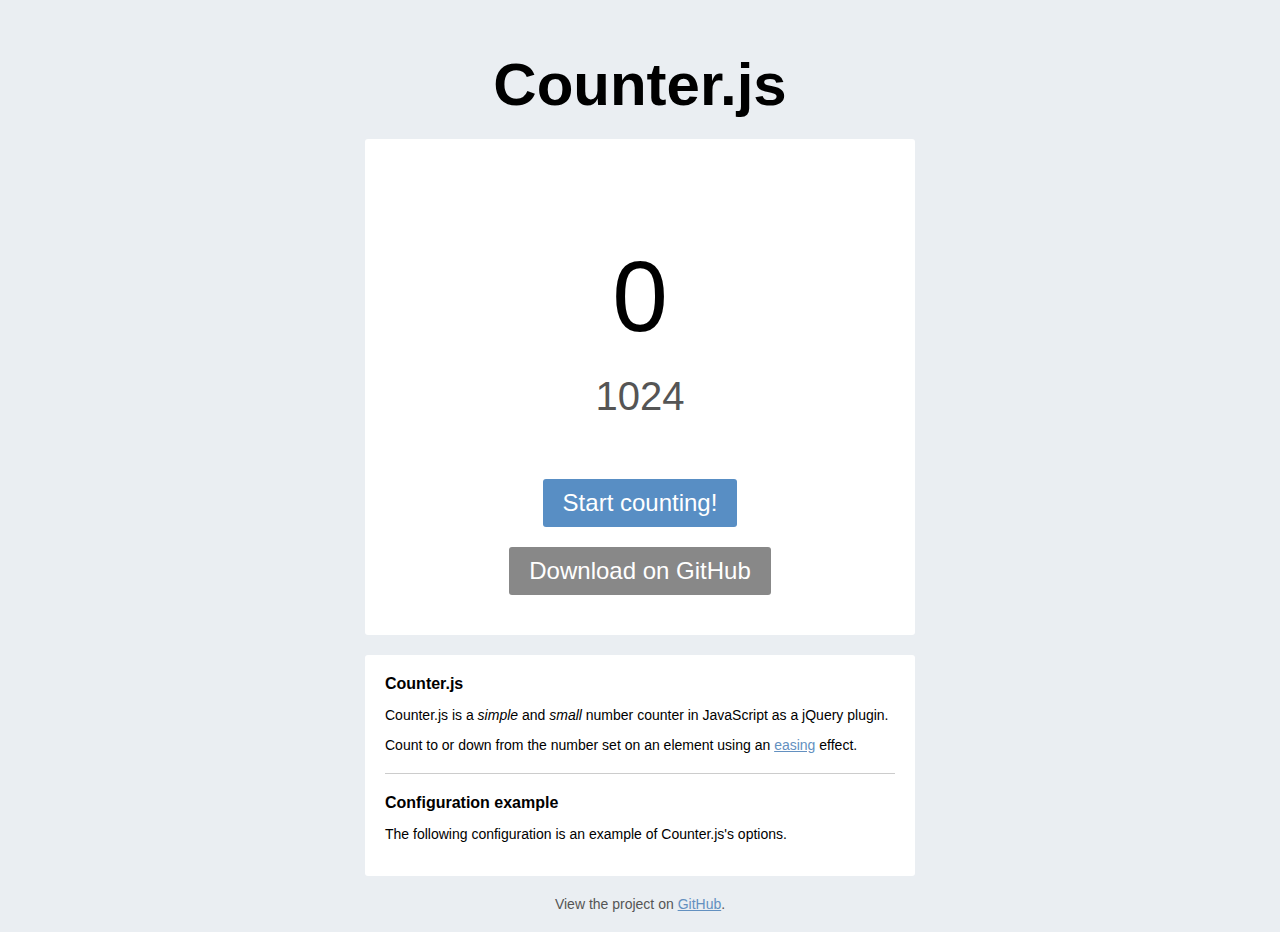
<file: counter.js-master/index.html>
<!doctype html>
<html>
  <head>
    <meta charset="utf-8">
    <meta content="IE=edge,chrome=1" http-equiv="X-UA-Compatible">
    <meta name="viewport" content="user-scalable=no, width=device-width, initial-scale=1.0" />
    <title>Counter.js - a simple JavaScript counter</title>
    <style type="text/css">
      * {
        box-sizing: border-box;
        -moz-box-sizing: border-box;
      }
      body {
        margin: 0;
        padding: 0;
        font-family: Verdana, Arial, sans-serif;
        font-size: 14px;
        background: #eaeef2;
      }
      a {
        color: #6390C0;
      }
      a:hover {
        color: #82A3C6;
        text-decoration: none;
      }
      hr {
        margin: 20px 0;
        height: 1px;
        color: #CCC;
        background: #CCC;
        border: 0;
      }
      .header {
        margin-top: 50px;
      }
      h1, h2 {
        margin: 0;
        padding: 0;
      }
      h1 {
        font-size: 60px;
        text-align: center;
      }
      h2 {
        margin-bottom: 10px;
        font-size: 16px;
        font-weight: bold;
      }
      .container {
        margin: 20px auto 0 auto;
        padding: 20px 20px 20px 20px;
        width: 550px;
        background: #FFF;
        border-radius: 3px;
      }
      #counter-up,
      #counter-down {
        display: block;
        margin-top: 80px;
        font-size: 100px;
        text-align: center;
      }
      #counter-down {
        margin-top: 20px;
        font-size: 40px;
        color: #555;
      }
      .buttons {
        margin: 60px auto 20px auto;
        text-align: center;
      }
      .buttons:last-child {
        margin-top: 20px;
      }
      .buttons a, button {
        cursor: pointer;
        display: inline-block;
        padding: 10px 20px;
        font-size: 24px;
        color: #FFF;
        background: #588ec4;
        border: 0;
        border-radius: 3px;
      }
      .buttons a:hover, button:hover {
        background: #7aa2c9;
      }
      .buttons a {
        background: #888;
        text-decoration: none;
      }
      .buttons a:hover {
        background: #AAA;
      }
      .footer {
        margin: 20px 0;
        color: #555;
        text-align: center;
      }
      .gist-file {
        margin-bottom: 0 !important;
      }
    </style>
    <script src="js/jquery.min.js" type="text/javascript"></script>
    <script src="js/jquery.easing.js" type="text/javascript"></script>
    <script src="js/counter.min.js" type="text/javascript"></script>
  </head>
  <body>
    <div class="header"><h1>Counter.js</h1></div>
    <div class="container">
      <div id="counter-up">0</div>
      <div id="counter-down">1024</div>

      <div class="buttons">
        <button id="trigger">Start counting!</button>
      </div>
      <div class="buttons">
        <a href="https://github.com/tombruijn/counter.js">Download on GitHub</a>
      </div>
    </div>

    <div class="container">
      <h2>Counter.js</h2>

      <p>
        Counter.js is a <em>simple</em> and <em>small</em> number counter in
        JavaScript as a jQuery plugin.
      </p>
      <p>
        Count to or down from the number set on an element using an
        <a href="http://easings.net" target="_blank">easing</a> effect.
      </p>

      <hr/>

      <h2>Configuration example</h2>
      <p>
        The following configuration is an example of Counter.js's options.
      </p>
      <script src="https://gist.github.com/tombruijn/6134393.js"></script>
    </div>
    <div class="footer">
      View the project on
      <a href="https://github.com/tombruijn/counter.js">GitHub</a>.
    </div>

    <script type="text/javascript">
      var counterUp = $("#counter-up");
      counterUp.counter({
        autoStart: false,
        duration: 7000,
        countTo: 1024,
        placeholder: 0,
        easing: "easeOutCubic",
        onStart: function() {
          document.getElementById("trigger").innerHTML = "Running.."
        },
        onComplete: function() {
          document.getElementById("trigger").innerHTML = "Restart counting!"
        }
      });
      var counterDown = $("#counter-down");
      counterDown.counter({
        autoStart: false,
        countTo: 0,
        duration: 7000,
        easing: "easeOutCubic"
      });

      $(document).on("click", "button", function(){
        counterUp.counter("start");
        counterDown.counter("start");
      });
    </script>
  </body>
</html>
</file>
